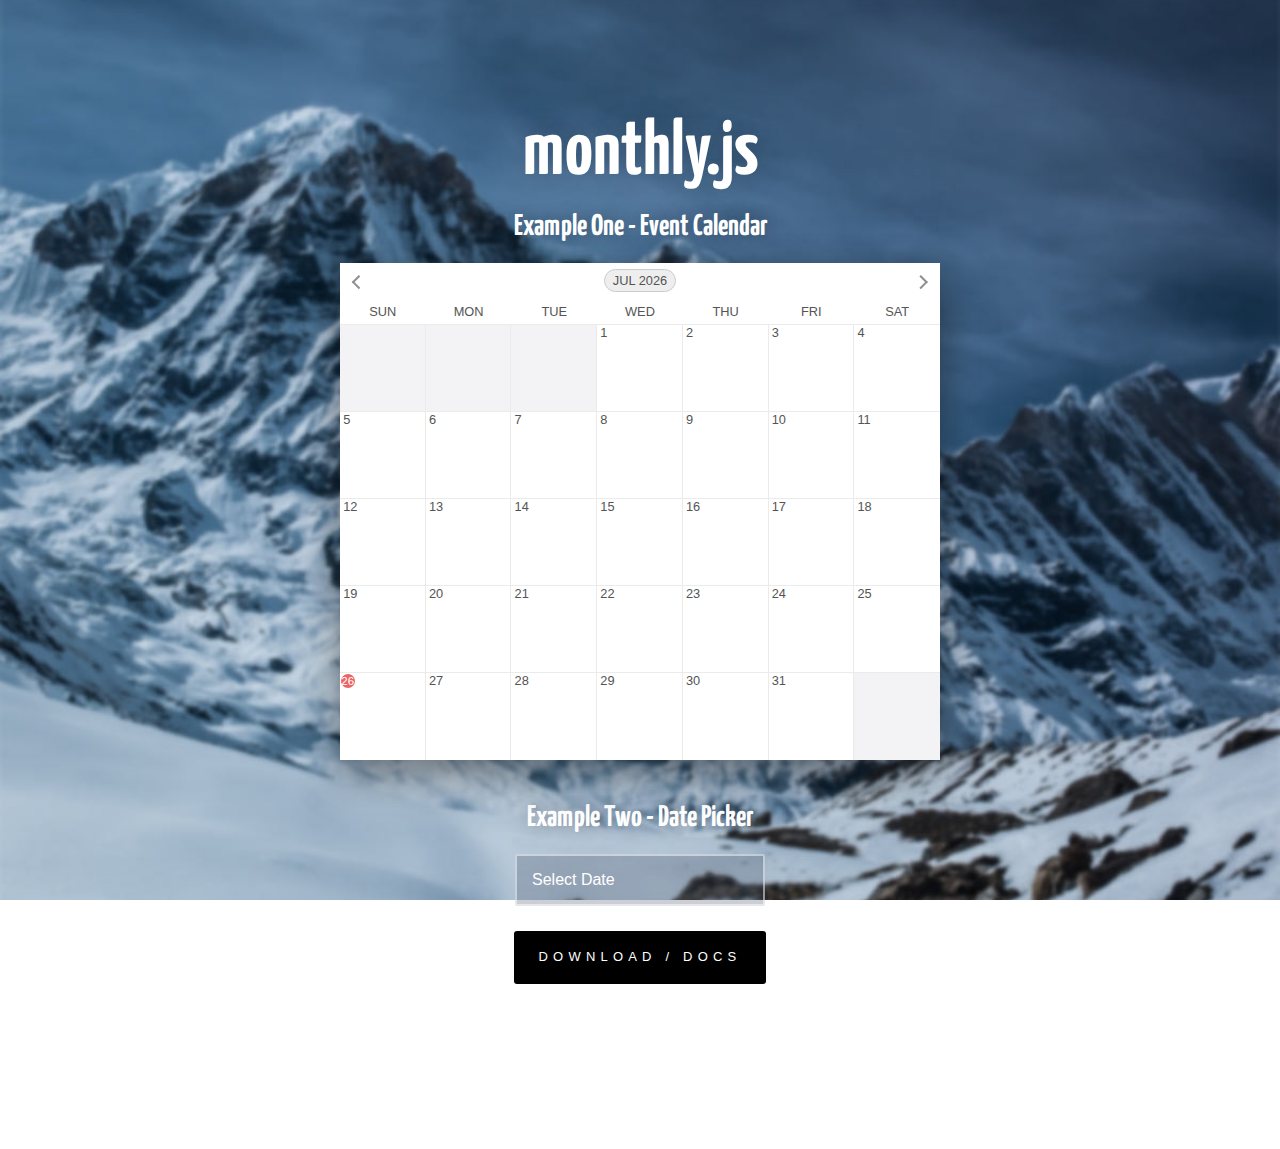
<file: lib/Monthly-master/index.html>
<!doctype html>
<html lang="en">
<meta name="viewport" content="width=device-width, initial-scale=1, minimum-scale=1, user-scalable=0">
<meta http-equiv="X-UA-Compatible" content="IE=edge,chrome=1">
<meta charset='utf-8'>
<head>
<!--[if lt IE 9]>
	<script src="http://html5shiv.googlecode.com/svn/trunk/html5.js"></script>
<![endif]-->

<!-- META ===================================================== -->
    <title>Monthly - A jQuery Calendar Plugin</title>
    <meta name="description" content="A method for responsive tables">

<!-- Favicon  ========================================== -->


<!-- CSS ======================================================
	<link rel="stylesheet" href="css/responsivetables.css">-->
	<!-- Demo CSS (don't use) -->
	<link href="https://fonts.googleapis.com/css?family=Yanone+Kaffeesatz" rel="stylesheet" type="text/css">
	<style type="text/css">
		body, html {
			padding:0px;
			margin:0px;
			background: url('images/bg.jpg') center;
			background-size:cover;
			background-attachment: fixed;
			text-align:center;
			color:#fff;
			line-height: 1.4em;
			font-family: "Trebuchet MS", Helvetica, sans-serif;
		}
		body {
			padding:10vh 0;
		}
		h1 {
			font-family: 'Yanone Kaffeesatz', sans-serif;
			text-align: center;
			font-size: 77px;
			text-shadow: 0 0px 30px rgba(0, 0, 0, 0.2);
		}
		h2 {
			font-family: 'Yanone Kaffeesatz', sans-serif;
			font-size:30px;
			text-shadow: 0 0px 20px rgba(0, 0, 0, 0.3);
			color:#fff;
		}
		.monthly {
			box-shadow: 0 13px 40px rgba(0, 0, 0, 0.5);
			font-size: 0.8em;
		}

		input[type="text"] {
			padding: 15px;
			border-radius: 2px;
			font-size: 16px;
			outline: none;
			border: 2px solid rgba(255, 255, 255, 0.5);
			background: rgba(63, 78, 100, 0.27);
			color: #fff;
			width: 250px;
			box-sizing: border-box;
			font-family: "Trebuchet MS", Helvetica, sans-serif;
		}
		input[type="text"]:hover {
			border: 2px solid rgba(255, 255, 255, 0.7);
		}
		input[type="text"]:focus {
			border: 2px solid rgba(255, 255, 255, 1);
			background:#eee;
			color:#222;
		}

		.button {
			display: inline-block;
			padding: 15px 25px;
			margin: 25px 0 75px 0;
			border-radius: 3px;
			color: #fff;
			background: #000;
			letter-spacing: .4em;
			text-decoration: none;
			font-size: 13px;
		}
		.button:hover {
			background: #3b587a;
		}
		.desc {
			max-width: 250px;
			text-align: left;
			font-size:14px;
			padding-top:30px;
			line-height: 1.4em;
		}
		.resize {
			background: #222;
			display: inline-block;
			padding: 6px 15px;
			border-radius: 22px;
			font-size: 13px;
		}
		@media (max-height: 700px) {
			.sticky {
				position: relative;
			}
		}
		@media (max-width: 600px) {
			.resize {
				display: none;
			}
		}
	</style>
	<link rel="stylesheet" href="css/monthly.css">
</head>
<body>
<div class="page">
		<h1>monthly.js</h1>
		<h2>Example One - Event Calendar</h2>
		<div style="width:100%; max-width:600px; display:inline-block;">
			<div class="monthly" id="mycalendar"></div>
		</div>
		<br><br>
		<h2>Example Two - Date Picker</h2>
		<div style="display:inline-block; width:250px;">
			<input type="text" id="mytarget" value="Select Date">
			<div class="monthly" id="mycalendar2"></div>
		</div>
		<br>
		<a href="https://github.com/kthornbloom/Monthly" class="button">DOWNLOAD / DOCS</a>
</div>
<!-- JS ======================================================= -->
<script type="text/javascript" src="js/jquery.js"></script>
<script type="text/javascript" src="js/monthly.js"></script>
<script type="text/javascript">
	$(window).load( function() {

		$('#mycalendar').monthly({
			mode: 'event',
			//jsonUrl: 'events.json',
			//dataType: 'json'
			xmlUrl: 'events.xml'
		});

		$('#mycalendar2').monthly({
			mode: 'picker',
			target: '#mytarget',
			setWidth: '250px',
			startHidden: true,
			showTrigger: '#mytarget',
			stylePast: true,
			disablePast: true
		});

	switch(window.location.protocol) {
	case 'http:':
	case 'https:':
	// running on a server, should be good.
	break;
	case 'file:':
	alert('Just a heads-up, events will not work when run locally.');
	}

	});
</script>
</body>
</html>
</file>
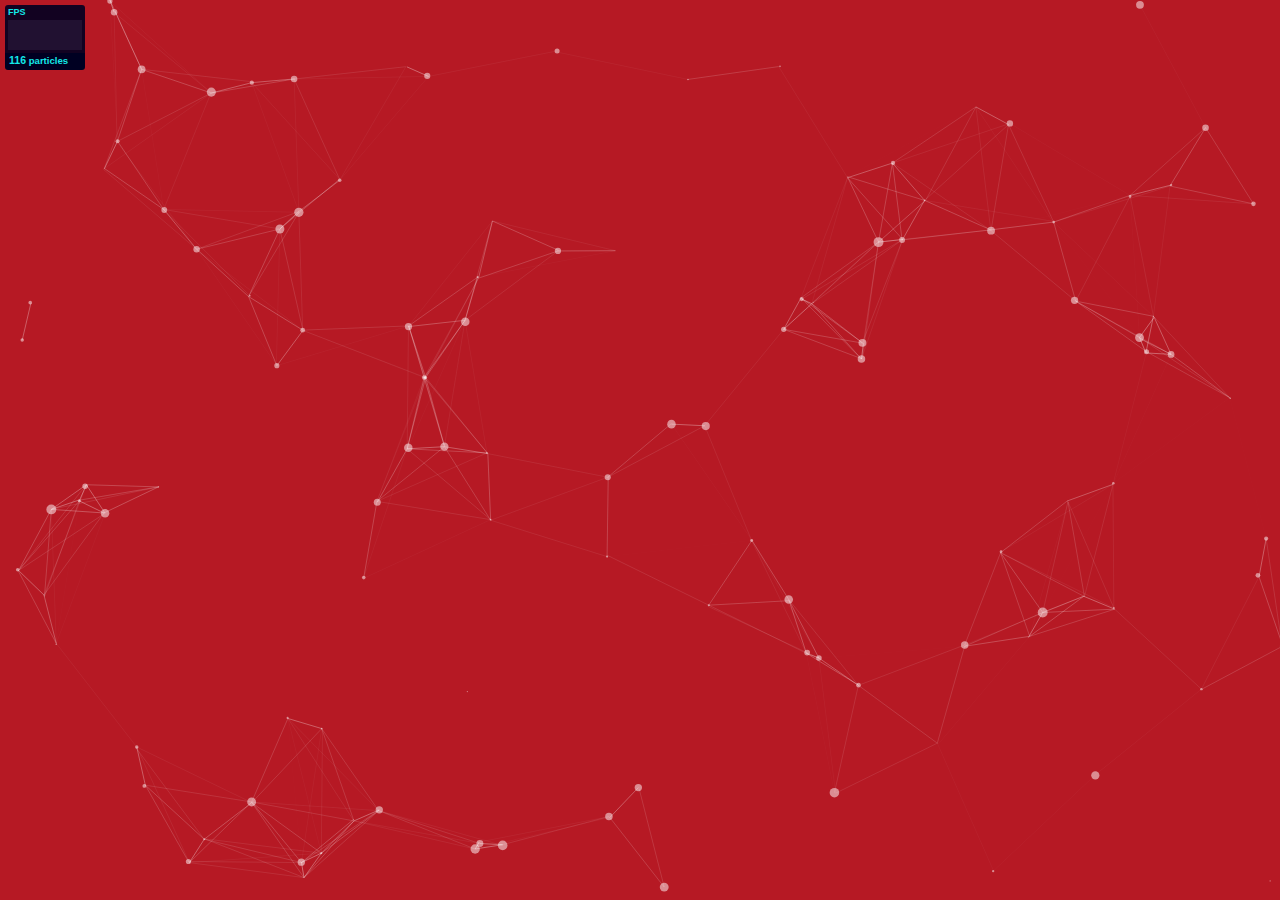
<file: lib/particles.js-master/demo/index.html>
<!DOCTYPE html>
<html lang="en">
<head>
  <meta charset="utf-8">
  <title>particles.js</title>
  <meta name="description" content="particles.js is a lightweight JavaScript library for creating particles.">
  <meta name="author" content="Vincent Garreau" />
  <meta name="viewport" content="width=device-width, initial-scale=1.0, minimum-scale=1.0, maximum-scale=1.0, user-scalable=no">
  <link rel="stylesheet" media="screen" href="css/style.css">
</head>
<body>

<!-- count particles -->
<div class="count-particles">
  <span class="js-count-particles">--</span> particles
</div>

<!-- particles.js container -->
<div id="particles-js"></div>

<!-- scripts -->
<script src="../particles.js"></script>
<script src="js/app.js"></script>

<!-- stats.js -->
<script src="js/lib/stats.js"></script>
<script>
  var count_particles, stats, update;
  stats = new Stats;
  stats.setMode(0);
  stats.domElement.style.position = 'absolute';
  stats.domElement.style.left = '0px';
  stats.domElement.style.top = '0px';
  document.body.appendChild(stats.domElement);
  count_particles = document.querySelector('.js-count-particles');
  update = function() {
    stats.begin();
    stats.end();
    if (window.pJSDom[0].pJS.particles && window.pJSDom[0].pJS.particles.array) {
      count_particles.innerText = window.pJSDom[0].pJS.particles.array.length;
    }
    requestAnimationFrame(update);
  };
  requestAnimationFrame(update);
</script>

</body>
</html>
</file>
<file: lib/Monthly-master/css/monthly.css>
/* Overall wrapper */
.monthly {
	background: #F3F3F5;
	color: #545454;
	-webkit-user-select: none;
	-moz-user-select: none;
	-ms-user-select: none;
	user-select: none;
	position: relative;
}

/* Top bar containing title, navigation, and buttons */
.monthly-header {
	position: relative;
	text-align: center;
	padding: 0.5em;
	background: #fff;
	height: 3em;
	box-sizing: border-box;
}
/* Center area of top bar containing title and buttons */
.monthly-header-title {
	text-transform: uppercase;
}

/* Buttons for reverting to "today", and closing event list */
.monthly-header-title a:link,
.monthly-header-title a:visited {
	display: inline-block;
	border: 1px solid #ccc;
	color: #545454;
	text-decoration: none;
	height: 1.75em;
	line-height: 1.65em;
	padding: 0 0.65em 0 0.65em;
	box-sizing: border-box;
	transition: background .1s;
}
/* Add some roundy-ness */
.monthly-header-title a:first-of-type {
	border-top-left-radius: 1em;
	border-bottom-left-radius: 1em;
}
.monthly-header-title a:last-of-type {
	border-top-right-radius: 1em;
	border-bottom-right-radius: 1em;
}
.monthly-header-title a:hover {
	background: #8b8b8b;
	border: 1px solid #8b8b8b;
	color: #fff;
}
.monthly-header-title a:active {
	background: #222;
	border: 1px solid #222;
	transition: none;
}
/* current month/yr block */
.monthly-header-title-date,
.monthly-header-title-date:hover {
	background: #eee!important;
	border: 1px solid #ccc!important;
	color: #545454!important;
	cursor: default;
}
/* Button to reset to current month */
.monthly-reset {
	border-left: 0!important;
}
.monthly-reset::before {
	content: '\21BB';
	margin-right: 0.25em;
}
/* Button to return to month view */
.monthly-cal {
	border-right: 0!important;
}
.monthly-cal::before {
	content: '\2637';
	margin-right: 0.25em;
}

/* wrapper for left/right buttons to make the clickable area bigger */
.monthly-prev,
.monthly-next {
	position: absolute;
	top: 0;
	width: 3em;
	height: 100%;
	opacity: .5;
}
.monthly-prev {
	left: 0;
}
.monthly-next {
	right: 0;
}
.monthly-prev:hover,
.monthly-next:hover {
	opacity: 1;
}

/* Arrows */
.monthly-prev:after,
.monthly-next:after {
	content: '';
	position: absolute;
	top: 50%;
	left: 50%;
	border-style: solid;
	border-color: #222;
	width: 0.6em;
	height: 0.6em;
	margin: -0.4em 0 0 -0.4em;
	-webkit-transform: rotate(45deg);
		-ms-transform: rotate(45deg);
	        transform: rotate(45deg);
}
/* Left Arrow */
.monthly-prev:after{
	border-width: 0 0 0.2em 0.2em;
}
/* Right Arrow */
.monthly-next:after {
	border-width: 0.2em 0.2em 0 0;
}

/* Day of the week headings */
.monthly-day-title-wrap {
	display: table;
	table-layout: fixed;
	width: 100%;
	background: #fff;
	border-bottom: 1px solid #EBEBEB;
}
.monthly-day-title-wrap div {
	width: 14.28%!important;
	display: table-cell;
	box-sizing: border-box;
	position: relative;
	text-align: center;
	text-transform: uppercase;
}

/* Calendar days wrapper */
.monthly-day-wrap {
	display: table;
	table-layout: fixed;
	width: 100%;
	overflow: hidden;
}
.monthly-week {
	display: table-row;
	width: 100%;
}
/* Calendar Days */
.monthly-day, .monthly-day-blank {
	width: 14.28%!important;
	display: table-cell;
	vertical-align: top;
	box-sizing: border-box;
	position: relative;
	color: inherit;
	background: #fff;
	box-shadow: 0 0 0 1px #EBEBEB;
	-webkit-transition: .25s;
	transition: .25s;
	padding: 0;
	text-decoration: none;
}

/* Trick to make the days' width equal their height */
.monthly-day:before {
	content: '';
	display: block;
	padding-top: 100%;
	float: left;
}

/* Hover effect for non event calendar days */
.monthly-day-wrap > a:hover {
	background: #A1C2E3;
}

/* Days that are part of previous or next month */
.monthly-day-blank {
	background: #F3F3F5;
}

/* Event calendar day number styles */
.monthly-day-event > .monthly-day-number {
	position: absolute;
	line-height: 1em;
	top: 0.2em;
	left: 0.25em;
}

/* Non-Event calendar day number styles */
.monthly-day-pick > .monthly-indicator-wrap {
	margin: 0;
}

.monthly-day-pick > .monthly-day-number:before,
.monthly-day-pick > .monthly-day-number:after {
	content: '';
	display: block;
	padding-top: calc(50% - 0.8em);
	width: 0;
	height: 0;
}

/* Days in the past in "picker" mode */
.monthly-past-day:after{
	content: '';
	width: 150%;
	height: 2px;
	-webkit-transform-origin: left top;
		-ms-transform-origin: left top;
	        transform-origin: left top;
	-webkit-transform: rotate(45deg);
		-ms-transform: rotate(45deg);
	        transform: rotate(45deg);
	background: rgba(0, 0, 0, 0.1);
	position: absolute;
	left: 0;
	top: 0;
}
.monthly-past-day:hover {
	background: #fff!important;
}

/* Current day style */
.monthly-today .monthly-day-number {
	color: #FFF;
	background: #EA6565;
	border-radius: 0.75em;
	top: 0.08em;
	left: 0.05em;
	font-size: 0.9em;
	padding: 0;
	width: 1.25em;
	height: 1.25em;
	line-height: 1.25em;
	text-align: center;
}
.monthly-day-pick.monthly-today .monthly-day-number {
	padding: 0.15em;
	margin: calc(50% - 0.7em) auto auto auto;
	font-size: 1em;
}

/* Wrapper around events */
.monthly-indicator-wrap {
	position: relative;
	text-align: center;
	line-height: 0;
	max-width: 1.5em;
	margin: 0 auto;
	padding-top: 1.2em;
}

/* Event indicator dots */
.monthly-day .monthly-event-indicator {
	display: inline-block;
	margin: 0.05em;
	width: 0.5em;
	height: 0.5em;
	border-radius: 0.25em;
	vertical-align: middle;
	background: #7BA7CE;
}

.monthly-day .monthly-event-indicator span {
	color: transparent;
}

.monthly-day .monthly-event-indicator:hover {
	cursor: pointer;
}
/* Listing of events under calendar */
.monthly-event-list {
	background: rgba(233, 235, 236, 0.9);
	overflow: auto;
	position: absolute;
	top: 2.5em;
	width: 100%;
	height: calc(100% - 2.5em);
	display: none;
	-webkit-transition: .25s;
	transition: .25s;
	-webkit-transform: scale(0);
		-ms-transform: scale(0);
	        transform: scale(0);
}

/* Days in Events List */
.monthly-list-item {
	position: relative;
	padding: 0.5em 0.7em 0.25em 4em;
	display: none;
	border-top: 1px solid #D6D6D6;
	text-align: left;
}

.monthly-list-item:after{
    padding: 0.4em 1em;
    display: block;
    margin-bottom: 0.5em;
 }

.monthly-event-list .monthly-today .monthly-event-list-date {
	color: #EA6565;
}

/* Events in Events List */
.monthly-event-list .listed-event {
	display: block;
	color: #fff;
	padding: 0.4em 1em;
	border-radius: 0.2em;
	margin-bottom: 0.5em;
}

.monthly-list-item a:link, .monthly-list-item a:visited {
	text-decoration: none;
}

.item-has-event {
	display: block;
}

.item-has-event:after{
    display: none!important;
}

.monthly-event-list-date {
	width: 4em;
	position: absolute;
	left: 0;
	top: 1.2em;
	text-align: center;
    font-weight: bold;
    line-height: 1.2em;
}

.monthly-list-time-start,
.monthly-list-time-end {
	font-size: .8em;
	display: inline-block;
}
.monthly-list-time-end:not(:empty):before {
	content: '\2013';
	padding: 0 2px;
}

/* Events List custom webkit scrollbar */
.monthly-event-list::-webkit-scrollbar {width: 0.75em;}

/* Track */
.monthly-event-list::-webkit-scrollbar-track {background: none;}

/* Handle */
.monthly-event-list::-webkit-scrollbar-thumb {
	background: #ccc;
	border: 1px solid #E9EBEC;
	border-radius: 0.5em;
}
.monthly-event-list::-webkit-scrollbar-thumb:hover {background: #555;}

/* Language-specific. Default is English. */
.monthly-reset:after		{ content: 'Today'; }
.monthly-cal:after			{ content: 'Month'; }
.monthly-list-item:after	{ content: 'No Events'; }

.monthly-locale-fr .monthly-reset:after		{ content: "aujourd'hui"; }
.monthly-locale-fr .monthly-cal:after		{ content: "mois"; }
.monthly-locale-fr .monthly-list-item:after	{ content: 'aucun événement'; }


/*
Calendar shows event titles if the device width allows for at least 3em per day (rounded
up to 25em total). This assumes the calendar font is close to the baseline font size and
the calendar takes up close to the full media width as the window is made smaller or the
font is zoomed. If one or both of these is not true, this will need to be overridden by
a layout-specific width, or you will need to use a library like css-element-queries to 
establish the rules based on the calendar element width rather than the device width.
*/
@media (min-width: 25em) {
	.monthly-day-event {
		padding-top: 1.3em;
	}
	.monthly-day-event > .monthly-indicator-wrap {
		width: auto;
		max-width: none;
	}
	.monthly-indicator-wrap {
		padding: 0;
	}
	.monthly-day:before {
		padding-top: calc(100% - 1.2em);
	}
	.monthly-day .monthly-event-indicator {
		display: block;
		margin: 0 0 1px 0;
		width: auto;
		height: 1.5em;
		line-height: 1.2em;
		padding: 0.125em 0 0.1em 0.125em;
		border-radius: 0;
		overflow: hidden;
		background-color: #333;
		color: #333;
		text-decoration: none;
		white-space: nowrap;
		box-sizing: border-box;
	}
	.monthly-day .monthly-event-indicator.monthly-event-continued {
		box-shadow: -1px 0 0 0;
	}
	.monthly-day .monthly-event-indicator span {
		display: block;
		width: auto;
		margin: 0;
		color: #fff;
		padding: 0;
		white-space: nowrap;
		overflow: hidden;
		text-overflow: ellipsis;
	}

}
</file>
<file: lib/particles.js-master/demo/css/style.css>
/* =============================================================================
   HTML5 CSS Reset Minified - Eric Meyer
   ========================================================================== */

html,body,div,span,object,iframe,h1,h2,h3,h4,h5,h6,p,blockquote,pre,abbr,address,cite,code,del,dfn,em,img,ins,kbd,q,samp,small,strong,sub,sup,var,b,i,dl,dt,dd,ol,ul,li,fieldset,form,label,legend,table,caption,tbody,tfoot,thead,tr,th,td,article,aside,canvas,details,figcaption,figure,footer,header,hgroup,menu,nav,section,summary,time,mark,audio,video{margin:0;padding:0;border:0;outline:0;font-size:100%;vertical-align:baseline;background:transparent}
body{line-height:1}
article,aside,details,figcaption,figure,footer,header,hgroup,menu,nav,section{display:block}
nav ul{list-style:none}
blockquote,q{quotes:none}
blockquote:before,blockquote:after,q:before,q:after{content:none}
a{margin:0;padding:0;font-size:100%;vertical-align:baseline;background:transparent;text-decoration:none}
mark{background-color:#ff9;color:#000;font-style:italic;font-weight:bold}
del{text-decoration:line-through}
abbr[title],dfn[title]{border-bottom:1px dotted;cursor:help}
table{border-collapse:collapse;border-spacing:0}
hr{display:block;height:1px;border:0;border-top:1px solid #ccc;margin:1em 0;padding:0}
input,select{vertical-align:middle}
li{list-style:none}


/* =============================================================================
   My CSS
   ========================================================================== */

/* ---- base ---- */

html,body{ 
	width:100%;
	height:100%;
	background:#111;
}

html{
  -webkit-tap-highlight-color: rgba(0, 0, 0, 0);
}

body{
  font:normal 75% Arial, Helvetica, sans-serif;
}

canvas{
  display:block;
  vertical-align:bottom;
}


/* ---- stats.js ---- */

.count-particles{
  background: #000022;
  position: absolute;
  top: 48px;
  left: 0;
  width: 80px;
  color: #13E8E9;
  font-size: .8em;
  text-align: left;
  text-indent: 4px;
  line-height: 14px;
  padding-bottom: 2px;
  font-family: Helvetica, Arial, sans-serif;
  font-weight: bold;
}

.js-count-particles{
  font-size: 1.1em;
}

#stats,
.count-particles{
  -webkit-user-select: none;
  margin-top: 5px;
  margin-left: 5px;
}

#stats{
  border-radius: 3px 3px 0 0;
  overflow: hidden;
}

.count-particles{
  border-radius: 0 0 3px 3px;
}


/* ---- particles.js container ---- */

#particles-js{
  width: 100%;
  height: 100%;
  background-color: #b61924;
  background-image: url('');
  background-size: cover;
  background-position: 50% 50%;
  background-repeat: no-repeat;
}
</file>
